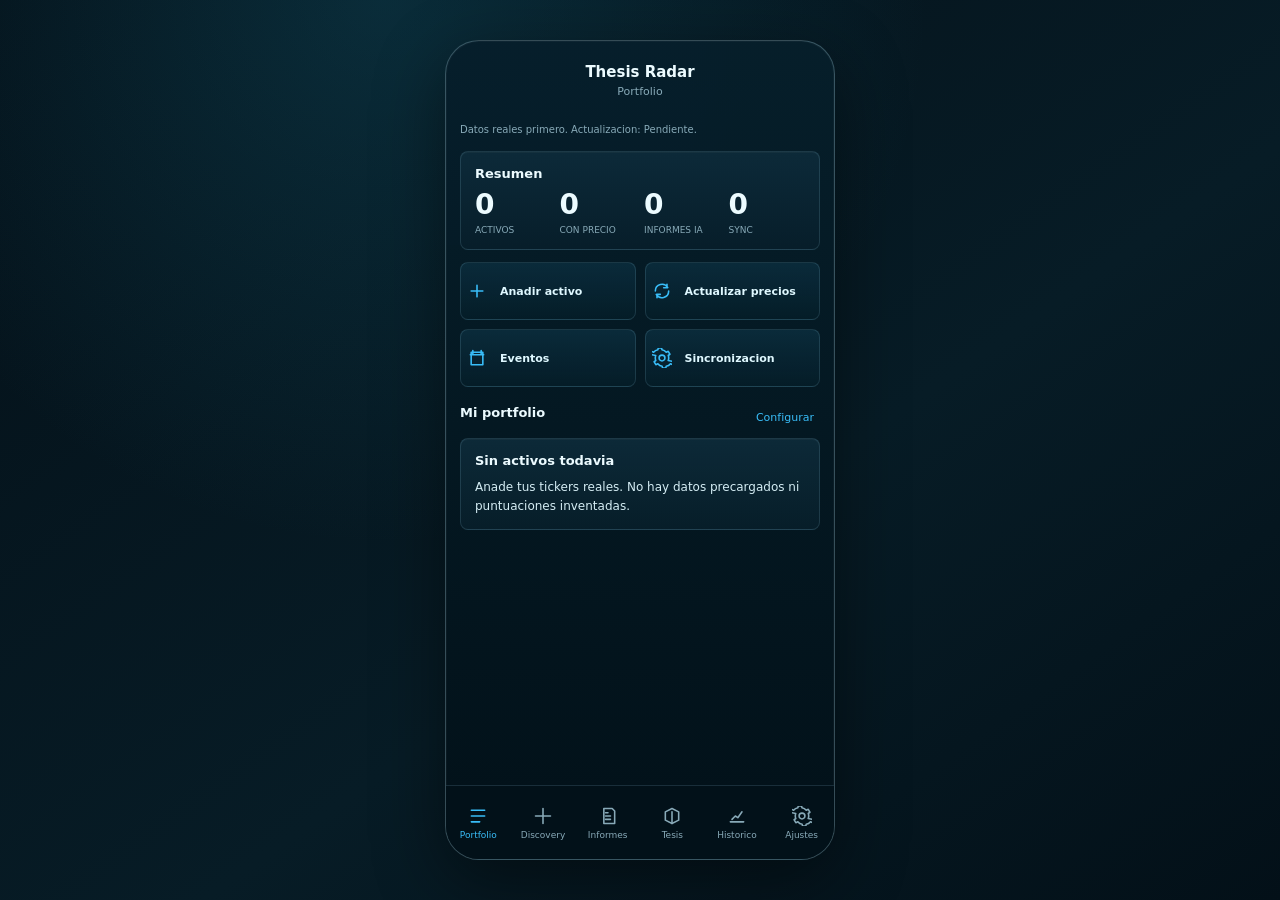
<file: index.html>
<!doctype html>
<html lang="es">
  <head>
    <meta charset="utf-8" />
    <meta name="viewport" content="width=device-width, initial-scale=1, viewport-fit=cover" />
    <meta name="theme-color" content="#03141c" />
    <meta name="description" content="Thesis Radar monitoriza portfolio, sincroniza datos y genera informes de inversion bajo demanda." />
    <title>Thesis Radar</title>
    <link rel="manifest" href="./manifest.webmanifest?v=16" />
    <link rel="stylesheet" href="./styles.css?v=16" />
  </head>
  <body>
    <main class="device" aria-label="Thesis Radar">
      <section class="phone">
        <header class="app-topbar">
          <button class="icon-button" id="backButton" type="button" aria-label="Volver" title="Volver">
            <svg viewBox="0 0 24 24" aria-hidden="true"><path d="M15 19 8 12l7-7" /></svg>
          </button>
          <div>
            <h1 id="screenTitle">Thesis Radar</h1>
            <p id="screenSubtitle">Datos reales</p>
          </div>
          <button class="icon-button" id="topAction" type="button" aria-label="Accion principal" title="Accion principal">
            <svg viewBox="0 0 24 24" aria-hidden="true"></svg>
          </button>
        </header>

        <section class="screen is-active" id="screen-watchlist" data-title="Thesis Radar" data-subtitle="Portfolio" data-action="none"></section>
        <section class="screen" id="screen-detail" data-title="Detalle" data-subtitle="Activo" data-action="none"></section>
        <section class="screen" id="screen-report" data-title="Informe" data-subtitle="OpenAI bajo demanda" data-action="share"></section>
        <section class="screen" id="screen-thesis" data-title="Tesis" data-subtitle="Drivers y riesgos" data-action="none"></section>
        <section class="screen" id="screen-history" data-title="Historico" data-subtitle="Series reales" data-action="none"></section>
        <section class="screen" id="screen-add" data-title="Anadir ticker" data-subtitle="Ticker real" data-action="none"></section>
        <section class="screen" id="screen-discovery" data-title="Discovery" data-subtitle="IA futura" data-action="none"></section>
        <section class="screen" id="screen-settings" data-title="Ajustes" data-subtitle="Sync e IA" data-action="none"></section>

        <nav class="bottom-nav" aria-label="Navegacion principal">
          <button class="is-active" data-route="watchlist" type="button"><svg viewBox="0 0 24 24" aria-hidden="true"><path d="M4 5h16M4 12h16M4 19h10" /></svg><span>Portfolio</span></button>
          <button data-route="discovery" type="button"><svg viewBox="0 0 24 24" aria-hidden="true"><path d="M12 3v18M3 12h18" /></svg><span>Discovery</span></button>
          <button data-route="report" type="button"><svg viewBox="0 0 24 24" aria-hidden="true"><path d="M7 3h10l3 3v15H7z" /><path d="M9 12h6M9 16h6M9 8h3" /></svg><span>Informes</span></button>
          <button data-route="thesis" type="button"><svg viewBox="0 0 24 24" aria-hidden="true"><path d="M12 3 4 7v10l8 4 8-4V7z" /><path d="M12 7v14" /></svg><span>Tesis</span></button>
          <button data-route="history" type="button"><svg viewBox="0 0 24 24" aria-hidden="true"><path d="M4 19h16M6 16l4-4 3 2 5-7" /></svg><span>Historico</span></button>
          <button data-route="settings" type="button"><svg viewBox="0 0 24 24" aria-hidden="true"><path d="M12 15.5a3.5 3.5 0 1 0 0-7 3.5 3.5 0 0 0 0 7Z" /><path d="M19.4 15a8 8 0 0 0 .1-6l2-1.5-2-3.5-2.4 1a8 8 0 0 0-5.2-3l-.4-2h-4l-.4 2a8 8 0 0 0-5.2 3l-2.4-1-2 3.5L4.5 9a8 8 0 0 0 .1 6l-2 1.5 2 3.5 2.4-1a8 8 0 0 0 5.2 3l.4 2h4l.4-2a8 8 0 0 0 5.2-3l2.4 1 2-3.5Z" /></svg><span>Ajustes</span></button>
        </nav>
      </section>
    </main>
    <script src="./app.js?v=16"></script>
  </body>
</html>
</file>
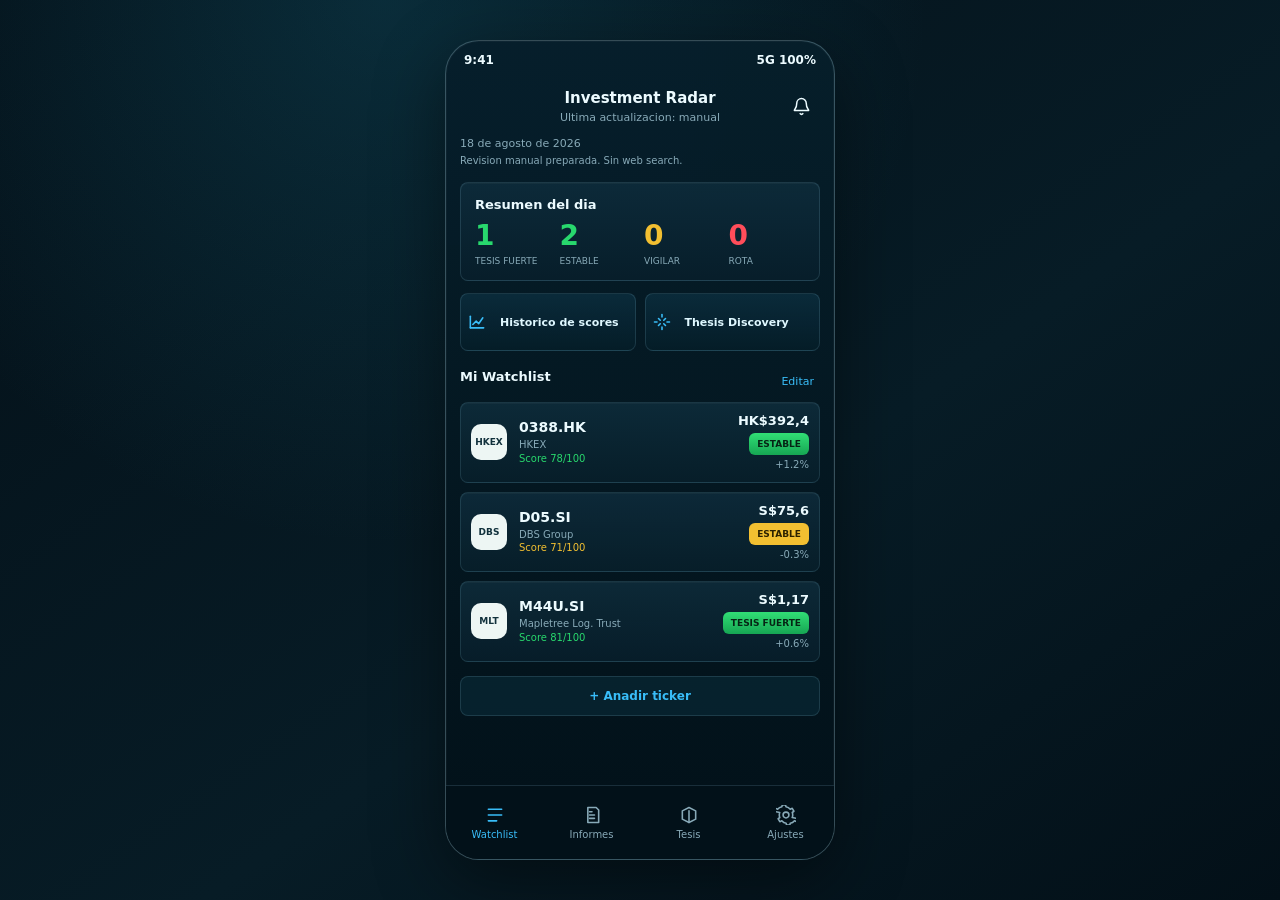
<file: apps/investment-theses-radar/index.html>
<!doctype html>
<html lang="es">
  <head>
    <meta charset="utf-8" />
    <meta name="viewport" content="width=device-width, initial-scale=1, viewport-fit=cover" />
    <meta name="theme-color" content="#03141c" />
    <meta name="description" content="Thesis Radar monitoriza portfolio, tesis de inversion y eventos clave sin busquedas web por defecto." />
    <title>Thesis Radar</title>
    <link rel="manifest" href="./manifest.webmanifest" />
    <link rel="stylesheet" href="./styles.css" />
  </head>
  <body>
    <main class="device" aria-label="Thesis Radar">
      <section class="phone">
        <div class="status-bar" aria-hidden="true">
          <span>9:41</span>
          <span class="status-icons">5G 100%</span>
        </div>

        <header class="app-topbar">
          <button class="icon-button" id="backButton" type="button" aria-label="Volver" title="Volver">
            <svg viewBox="0 0 24 24" aria-hidden="true"><path d="M15 19 8 12l7-7" /></svg>
          </button>
          <div>
            <h1 id="screenTitle">Investment Radar</h1>
            <p id="screenSubtitle">18 de agosto de 2026</p>
          </div>
          <button class="icon-button" id="topAction" type="button" aria-label="Accion principal" title="Accion principal">
            <svg viewBox="0 0 24 24" aria-hidden="true"><path d="M18 8a6 6 0 1 0-12 0c0 7-3 7-3 9h18c0-2-3-2-3-9" /><path d="M13.7 21a2 2 0 0 1-3.4 0" /></svg>
          </button>
        </header>

        <section class="screen is-active" id="screen-watchlist" data-title="Investment Radar" data-subtitle="Ultima actualizacion: manual" data-action="bell">
          <div class="muted small">18 de agosto de 2026</div>
          <p class="muted tiny">Revision manual preparada. Sin web search.</p>

          <article class="panel">
            <h2>Resumen del dia</h2>
            <div class="day-summary">
              <div><strong class="good">2</strong><span>tesis fuerte</span></div>
              <div><strong class="good">1</strong><span>estable</span></div>
              <div><strong class="warn">0</strong><span>vigilar</span></div>
              <div><strong class="bad">0</strong><span>rota</span></div>
            </div>
          </article>

          <div class="quick-actions" aria-label="Accesos rapidos">
            <button data-route="history" type="button">
              <svg viewBox="0 0 24 24" aria-hidden="true"><path d="M4 19V5" /><path d="M4 19h16" /><path d="m7 15 4-4 3 3 5-7" /></svg>
              <span>Historico de scores</span>
            </button>
            <button data-route="discovery" type="button">
              <svg viewBox="0 0 24 24" aria-hidden="true"><path d="M12 3v3" /><path d="M12 18v3" /><path d="M3 12h3" /><path d="M18 12h3" /><path d="m7.8 7.8 2.1 2.1" /><path d="m14.1 14.1 2.1 2.1" /><path d="m16.2 7.8-2.1 2.1" /><path d="m9.9 14.1-2.1 2.1" /></svg>
              <span>Thesis Discovery</span>
            </button>
          </div>

          <div class="section-row">
            <h2>Mi Watchlist</h2>
            <button class="link-button" data-route="add" type="button">Editar</button>
          </div>
          <div class="asset-list" id="watchlistRows"></div>
          <button class="wide-button ghost" data-route="add" type="button">+ Anadir ticker</button>
        </section>

        <section class="screen" id="screen-detail" data-title="0388.HK" data-subtitle="Hong Kong Exchanges & Clearing" data-action="star">
          <article class="asset-hero">
            <div class="logo-mark">HKEX</div>
            <div>
              <h2>0388.HK</h2>
              <p>Hong Kong Exchanges & Clearing</p>
            </div>
          </article>
          <div class="price-row">
            <div>
              <strong>HK$392.40</strong>
              <span class="good">+1.2% hoy</span>
            </div>
            <button class="signal-button good-bg" type="button">Tesis fuerte</button>
          </div>
          <nav class="tabs" aria-label="Detalle de activo">
            <button class="is-selected" type="button">Resumen</button>
            <button type="button">Analisis</button>
            <button type="button">Noticias</button>
            <button type="button">Finanzas</button>
          </nav>
          <div class="quick-actions compact-actions" aria-label="Accesos del activo">
            <button data-route="history" type="button">
              <svg viewBox="0 0 24 24" aria-hidden="true"><path d="M4 19V5" /><path d="M4 19h16" /><path d="m7 15 4-4 3 3 5-7" /></svg>
              <span>Historico</span>
            </button>
            <button data-route="thesis" type="button">
              <svg viewBox="0 0 24 24" aria-hidden="true"><path d="M12 3 4 7v10l8 4 8-4V7z" /><path d="M12 7v14" /></svg>
              <span>Ver tesis</span>
            </button>
          </div>
          <article class="panel">
            <h2>Grafico de precio</h2>
            <div class="range-tabs"><span>1D</span><span>1S</span><span class="is-on">1M</span><span>3M</span><span>1A</span><span>5A</span></div>
            <svg class="line-chart" viewBox="0 0 320 150" role="img" aria-label="Grafico de precio de 0388.HK">
              <path class="gridline" d="M0 35h320M0 75h320M0 115h320" />
              <polyline points="0,120 28,104 45,86 68,97 90,70 112,80 136,62 158,50 178,36 198,60 218,28 238,54 260,49 282,65 305,45 320,38" />
            </svg>
          </article>
          <article class="panel">
            <h2>Niveles clave</h2>
            <dl class="metric-list">
              <div><dt>Precio de compra</dt><dd>&lt; HK$400.00</dd></div>
              <div><dt>Compra fuerte</dt><dd>&lt; HK$360.00</dd></div>
              <div><dt>Maximo 52 semanas</dt><dd>HK$469.00</dd></div>
              <div><dt>Minimo 52 semanas</dt><dd>HK$275.00</dd></div>
            </dl>
          </article>
        </section>

        <section class="screen" id="screen-report" data-title="Informe Diario" data-subtitle="Analisis del dia" data-action="share">
          <article class="panel report-card">
            <div>
              <h2>0388.HK - HKEX</h2>
              <p>Score <strong>78</strong>/100</p>
              <span class="good">Ayer: 76/100 +2</span>
            </div>
            <button class="signal-button good-bg" type="button">Estable</button>
          </article>
          <article class="panel">
            <h2>Resumen ejecutivo</h2>
            <p>La tesis se mantiene solida. Los datos recientes refuerzan volumen, posicion competitiva y disciplina de capital. La valoracion sigue razonable.</p>
            <div class="score-bars">
              <div><span>Tesis</span><meter min="0" max="100" value="91"></meter><strong>91/100</strong></div>
              <div><span>Fundamentales</span><meter min="0" max="100" value="86"></meter><strong>86/100</strong></div>
              <div><span>Valoracion</span><meter min="0" max="100" value="68"></meter><strong>68/100</strong></div>
              <div><span>Noticias</span><meter min="0" max="100" value="82"></meter><strong>82/100</strong></div>
              <div><span>Tecnico</span><meter min="0" max="100" value="57"></meter><strong>57/100</strong></div>
            </div>
          </article>
          <article class="panel">
            <h2>Revision manual</h2>
            <p id="manualReviewText">Pulsa revisar para validar la tesis con los datos locales disponibles. No se haran busquedas web.</p>
            <button class="wide-button" id="manualReviewButton" type="button">Revisar tesis ahora</button>
          </article>
        </section>

        <section class="screen" id="screen-thesis" data-title="Tesis de Inversion" data-subtitle="Drivers y riesgos" data-action="none">
          <article class="asset-hero">
            <div class="logo-mark">HKEX</div>
            <div>
              <h2>0388.HK</h2>
              <p>Hong Kong Exchanges & Clearing</p>
            </div>
          </article>
          <article class="panel">
            <h2>Resumen de la tesis</h2>
            <p>China continua aumentando su peso economico y financiero global. Hong Kong mantiene su papel como mercado de capital entre China y los mercados internacionales.</p>
          </article>
          <article class="panel checklist">
            <h2>Drivers positivos</h2>
            <p><span class="ok-dot"></span>Actividad de IPOs en China y Hong Kong</p>
            <p><span class="ok-dot"></span>Volumenes de Stock Connect en aumento</p>
            <p><span class="ok-dot"></span>Inversion hacia China Southbound</p>
            <p><span class="ok-dot"></span>Crecimiento de derivados y productos</p>
          </article>
          <article class="panel checklist">
            <h2>Thesis breakers</h2>
            <p><span class="bad-dot"></span>Hong Kong pierde relevancia frente a Shanghai/Shenzhen</p>
            <p><span class="bad-dot"></span>Restricciones relevantes al capital extranjero</p>
            <p><span class="bad-dot"></span>Caida estructural en volumenes de negociacion</p>
          </article>
          <article class="panel checklist">
            <h2>Eventos que alimentan la tesis</h2>
            <p><span class="warn-dot"></span>Resultados semestrales: margen y volumen</p>
            <p><span class="warn-dot"></span>Dividendo: senal de retorno al accionista</p>
          </article>
        </section>

        <section class="screen" id="screen-history" data-title="Historico" data-subtitle="0388.HK - HKEX" data-action="none">
          <div class="range-tabs large"><span class="is-on">1M</span><span>3M</span><span>6M</span><span>1A</span><span>Todo</span></div>
          <article class="panel">
            <h2>Score total</h2>
            <svg class="line-chart tall" viewBox="0 0 320 180" role="img" aria-label="Historico de score total">
              <path class="gridline" d="M0 35h320M0 75h320M0 115h320M0 155h320" />
              <polyline points="0,130 28,122 48,105 74,112 100,92 126,80 150,100 170,120 192,98 216,83 238,70 258,77 284,60 306,68 320,55" />
            </svg>
          </article>
          <article class="panel">
            <h2>Desglose de scores</h2>
            <svg class="line-chart tall multi" viewBox="0 0 320 180" role="img" aria-label="Historico desglosado de scores">
              <path class="gridline" d="M0 35h320M0 75h320M0 115h320M0 155h320" />
              <polyline class="green" points="0,80 40,74 80,70 120,65 160,68 200,55 240,50 280,45 320,48" />
              <polyline class="cyan" points="0,100 40,102 80,96 120,88 160,94 200,86 240,82 280,80 320,76" />
              <polyline class="yellow" points="0,130 40,122 80,125 120,116 160,110 200,115 240,105 280,100 320,94" />
              <polyline class="purple" points="0,120 40,116 80,112 120,108 160,114 200,106 240,102 280,98 320,96" />
            </svg>
          </article>
        </section>

        <section class="screen" id="screen-add" data-title="Anadir ticker" data-subtitle="Buscar y anadir" data-action="none">
          <label class="search-box">
            <svg viewBox="0 0 24 24" aria-hidden="true"><path d="m21 21-4.3-4.3M10.8 18a7.2 7.2 0 1 1 0-14.4 7.2 7.2 0 0 1 0 14.4Z" /></svg>
            <input id="tickerSearch" type="search" placeholder="Buscar empresa o ticker" />
          </label>
          <h2 class="block-heading">Busquedas recientes</h2>
          <div class="chips"><button>0700.HK</button><button>9988.HK</button><button>AAPL</button><button>MSFT</button></div>
          <h2 class="block-heading">Resultados</h2>
          <div class="asset-list compact" id="searchResults"></div>
        </section>

        <section class="screen" id="screen-discovery" data-title="Thesis Discovery" data-subtitle="De tesis a activos" data-action="none">
          <article class="step-card">
            <span>1</span>
            <label>Describe tu tesis de inversion</label>
            <textarea id="thesisInput">China y Vietnam seguiran creciendo en produccion y exportaciones, pero los margenes industriales seran bajos. Quiero invertir en empresas que capturan valor: finanzas, logistica, infraestructura y servicios relacionados con el capital.</textarea>
            <small>196/500</small>
          </article>
          <article class="step-card">
            <span>2</span>
            <label>Enfoque preferido</label>
            <select><option>Asia: China, Hong Kong, Singapur, Vietnam</option></select>
          </article>
          <article class="step-card">
            <span>3</span>
            <label>Generar sugerencias</label>
            <button class="wide-button" id="discoveryButton" type="button">Generar</button>
          </article>
          <article class="panel">
            <h2>Resultados sugeridos</h2>
            <div id="discoveryResults"></div>
          </article>
        </section>

        <section class="screen" id="screen-settings" data-title="Ajustes" data-subtitle="Siempre al dia" data-action="none">
          <article class="panel">
            <h2>Cuenta</h2>
            <dl class="metric-list">
              <div><dt>Sincronizacion en la nube</dt><dd class="good">Desactivada</dd></div>
              <div><dt>Ultima sincronizacion</dt><dd>Local</dd></div>
            </dl>
          </article>
          <article class="panel">
            <h2>Datos</h2>
            <dl class="metric-list">
              <div><dt>Fuente financiera MVP</dt><dd>Local / Yahoo-ready</dd></div>
              <div><dt>Revision automatica</dt><dd>Desactivada</dd></div>
              <div><dt>Web search</dt><dd class="warn">Siempre manual</dd></div>
            </dl>
          </article>
          <article class="panel">
            <h2>IA</h2>
            <dl class="metric-list">
              <div><dt>Modelo previsto</dt><dd>gpt-5.4-mini</dd></div>
              <div><dt>Modo por defecto</dt><dd>Sin busquedas</dd></div>
              <div><dt>Revision</dt><dd>Bajo demanda</dd></div>
            </dl>
          </article>
        </section>

        <nav class="bottom-nav" aria-label="Navegacion principal">
          <button class="is-active" data-route="watchlist" type="button"><svg viewBox="0 0 24 24" aria-hidden="true"><path d="M4 5h16M4 12h16M4 19h10" /></svg><span>Watchlist</span></button>
          <button data-route="report" type="button"><svg viewBox="0 0 24 24" aria-hidden="true"><path d="M7 3h10l3 3v15H7z" /><path d="M9 12h6M9 16h6M9 8h3" /></svg><span>Informes</span></button>
          <button data-route="thesis" type="button"><svg viewBox="0 0 24 24" aria-hidden="true"><path d="M12 3 4 7v10l8 4 8-4V7z" /><path d="M12 7v14" /></svg><span>Tesis</span></button>
          <button data-route="settings" type="button"><svg viewBox="0 0 24 24" aria-hidden="true"><path d="M12 15.5a3.5 3.5 0 1 0 0-7 3.5 3.5 0 0 0 0 7Z" /><path d="M19.4 15a8 8 0 0 0 .1-6l2-1.5-2-3.5-2.4 1a8 8 0 0 0-5.2-3l-.4-2h-4l-.4 2a8 8 0 0 0-5.2 3l-2.4-1-2 3.5L4.5 9a8 8 0 0 0 .1 6l-2 1.5 2 3.5 2.4-1a8 8 0 0 0 5.2 3l.4 2h4l.4-2a8 8 0 0 0 5.2-3l2.4 1 2-3.5Z" /></svg><span>Ajustes</span></button>
        </nav>
      </section>
    </main>
    <script src="./app.js"></script>
  </body>
</html>
</file>
<file: styles.css>
:root {
  color-scheme: dark;
  --bg: #03141c;
  --bg-2: #061e2a;
  --panel: #0a2431;
  --panel-2: #0d2d3b;
  --line: rgba(126, 183, 203, 0.18);
  --text: #ecfbff;
  --muted: #88aab8;
  --blue: #39bdf8;
  --green: #28d86d;
  --yellow: #f2bf31;
  --red: #ff4d5a;
  --purple: #9b6cff;
  --shadow: 0 22px 70px rgba(0, 0, 0, 0.45);
  font-family: Inter, ui-sans-serif, system-ui, -apple-system, BlinkMacSystemFont, "Segoe UI", sans-serif;
}

* { box-sizing: border-box; }
html, body { min-height: 100%; }
body {
  margin: 0;
  background:
    radial-gradient(circle at 30% 0%, rgba(23, 110, 135, 0.28), transparent 34rem),
    linear-gradient(145deg, #041018 0%, #071c26 58%, #031018 100%);
  color: var(--text);
}

button, input, select, textarea { font: inherit; }
button { cursor: pointer; }
button:focus-visible,
input:focus-visible,
select:focus-visible,
textarea:focus-visible {
  outline: 2px solid rgba(57, 189, 248, 0.72);
  outline-offset: 2px;
}

.device {
  min-height: 100dvh;
  display: grid;
  place-items: center;
  padding: 22px;
}

.phone {
  position: relative;
  width: min(100%, 390px);
  height: min(820px, calc(100dvh - 22px));
  min-height: 700px;
  overflow: hidden;
  border: 1px solid rgba(188, 231, 244, 0.28);
  border-radius: 34px;
  background: linear-gradient(180deg, rgba(6, 31, 43, 0.98), rgba(2, 17, 25, 0.99));
  box-shadow: var(--shadow), inset 0 0 0 1px rgba(255, 255, 255, 0.03);
}

.app-topbar {
  height: 78px;
  display: grid;
  grid-template-columns: 36px 1fr 36px;
  align-items: center;
  gap: 8px;
  padding: 0 14px;
}

.app-topbar h1 {
  margin: 0;
  text-align: center;
  font-size: 15px;
  font-weight: 700;
  letter-spacing: 0;
}

.app-topbar p {
  margin: 4px 0 0;
  text-align: center;
  color: var(--muted);
  font-size: 11px;
}

.icon-button {
  width: 34px;
  height: 34px;
  display: grid;
  place-items: center;
  border: 0;
  border-radius: 12px;
  color: var(--text);
  background: transparent;
}

.icon-button svg, .bottom-nav svg, .search-box svg {
  width: 19px;
  height: 19px;
  fill: none;
  stroke: currentColor;
  stroke-width: 1.9;
  stroke-linecap: round;
  stroke-linejoin: round;
}

.screen {
  position: absolute;
  inset: 78px 0 74px;
  overflow: auto;
  display: none;
  padding: 0 14px 18px;
  scrollbar-width: none;
}
.screen::-webkit-scrollbar { display: none; }
.screen.is-active { display: block; }

.muted { color: var(--muted); }
.small { font-size: 11px; }
.tiny { margin: 5px 0 16px; font-size: 10px; }

code {
  color: var(--blue);
  font-size: 11px;
}

.panel, .asset-row, .step-card {
  border: 1px solid var(--line);
  border-radius: 8px;
  background: linear-gradient(180deg, rgba(14, 44, 59, 0.88), rgba(8, 31, 43, 0.86));
  box-shadow: inset 0 1px 0 rgba(255, 255, 255, 0.03);
}

.panel {
  padding: 14px;
  margin-bottom: 12px;
}

h2, .block-heading {
  margin: 0 0 10px;
  font-size: 13px;
  font-weight: 700;
}

.panel p {
  margin: 0;
  color: #d5edf4;
  font-size: 12px;
  line-height: 1.55;
}

.day-summary {
  display: grid;
  grid-template-columns: repeat(4, 1fr);
  gap: 8px;
}

.day-summary strong {
  display: block;
  font-size: 28px;
  line-height: 1;
}

.real-summary strong {
  color: var(--text);
}

.day-summary span {
  display: block;
  margin-top: 6px;
  color: var(--muted);
  font-size: 9px;
  text-transform: uppercase;
}

.section-row {
  display: flex;
  align-items: center;
  justify-content: space-between;
  margin: 18px 0 8px;
}

.link-button {
  border: 0;
  background: transparent;
  color: var(--blue);
  font-size: 11px;
}

.asset-list {
  display: grid;
  gap: 9px;
}

.quick-actions {
  display: grid;
  grid-template-columns: repeat(2, minmax(0, 1fr));
  gap: 9px;
  margin: 0 0 14px;
}

.quick-actions button {
  min-height: 58px;
  display: grid;
  grid-template-columns: 24px 1fr;
  align-items: center;
  gap: 9px;
  border: 1px solid var(--line);
  border-radius: 8px;
  color: #dff8ff;
  background: linear-gradient(180deg, rgba(11, 45, 61, 0.9), rgba(5, 29, 40, 0.88));
  text-align: left;
  font-size: 11px;
  font-weight: 750;
}

.quick-actions svg {
  width: 20px;
  height: 20px;
  color: var(--blue);
  fill: none;
  stroke: currentColor;
  stroke-width: 1.9;
  stroke-linecap: round;
  stroke-linejoin: round;
}

.compact-actions {
  margin-top: -2px;
  margin-bottom: 12px;
}

.compact-actions button {
  min-height: 44px;
}

.asset-row {
  width: 100%;
  min-height: 70px;
  padding: 10px;
  display: grid;
  grid-template-columns: 38px 1fr auto;
  align-items: center;
  gap: 10px;
  border-color: rgba(126, 183, 203, 0.16);
  color: inherit;
  text-align: left;
}

.asset-row-action {
  position: relative;
  display: block;
  padding: 0;
}

.asset-main {
  width: 100%;
  min-height: 70px;
  padding: 10px 34px 10px 10px;
  display: grid;
  grid-template-columns: 38px 1fr auto;
  align-items: center;
  gap: 10px;
  border: 0;
  color: inherit;
  background: transparent;
  text-align: left;
}

.remove-mini {
  position: absolute;
  right: 6px;
  top: 6px;
  width: 22px;
  height: 22px;
  display: grid;
  place-items: center;
  border: 1px solid rgba(255, 77, 90, 0.24);
  border-radius: 7px;
  color: var(--red);
  background: rgba(255, 77, 90, 0.08);
  font-size: 12px;
  font-weight: 900;
}

.asset-row h3, .asset-hero h2 {
  margin: 0;
  font-size: 14px;
}

.asset-row p, .asset-hero p {
  margin: 3px 0 0;
  color: var(--muted);
  font-size: 10px;
  line-height: 1.35;
}

.logo-mark {
  width: 36px;
  height: 36px;
  display: grid;
  place-items: center;
  border-radius: 10px;
  background: #edf6f4;
  color: #11313c;
  font-size: 9px;
  font-weight: 900;
}

.asset-price {
  text-align: right;
}

.asset-price strong {
  display: block;
  font-size: 13px;
}

.asset-price span, .signal-button {
  display: inline-flex;
  align-items: center;
  justify-content: center;
  min-height: 22px;
  margin-top: 5px;
  padding: 0 8px;
  border-radius: 6px;
  font-size: 9px;
  font-weight: 800;
  text-transform: uppercase;
}

.good { color: var(--green); }
.warn { color: var(--yellow); }
.bad { color: var(--red); }
.good-bg { border: 0; color: #062415; background: linear-gradient(180deg, #31de75, #16a653); }
.warn-bg { border: 0; color: #2c2100; background: var(--yellow); }
.bad-bg { border: 0; color: #31080c; background: var(--red); }
.ghost-signal { color: var(--blue); background: rgba(57, 189, 248, 0.12); border: 1px solid rgba(57, 189, 248, 0.22); }

.wide-button {
  width: 100%;
  min-height: 40px;
  border: 0;
  border-radius: 8px;
  color: #032313;
  background: linear-gradient(180deg, #33df75, #18a854);
  font-size: 12px;
  font-weight: 800;
  text-transform: uppercase;
}

.wide-button.ghost {
  margin-top: 14px;
  color: var(--blue);
  background: rgba(9, 40, 54, 0.7);
  border: 1px solid var(--line);
  text-transform: none;
}

.asset-hero {
  display: flex;
  align-items: center;
  gap: 12px;
  margin: 6px 0 18px;
}

.price-row {
  display: flex;
  justify-content: space-between;
  align-items: center;
  margin-bottom: 16px;
}

.price-row strong {
  display: block;
  font-size: 32px;
  line-height: 1;
  font-weight: 500;
}

.price-row span {
  display: block;
  margin-top: 8px;
  font-size: 12px;
}

.tabs, .range-tabs, .chips {
  display: flex;
  gap: 6px;
  align-items: center;
}

.tabs {
  margin-bottom: 12px;
  border-bottom: 1px solid var(--line);
}

.tabs button {
  flex: 1;
  min-height: 30px;
  border: 0;
  border-bottom: 2px solid transparent;
  color: var(--muted);
  background: transparent;
  font-size: 11px;
}
.tabs button.is-selected { color: var(--blue); border-color: var(--blue); }

.range-tabs {
  margin-bottom: 8px;
}
.range-tabs span, .chips button {
  padding: 6px 9px;
  border-radius: 7px;
  color: #d9f7ff;
  background: rgba(28, 65, 82, 0.72);
  font-size: 10px;
}
.range-tabs .is-on { background: rgba(93, 135, 155, 0.45); color: #fff; }
.range-tabs.large { margin-bottom: 12px; justify-content: space-between; }

.metric-list {
  display: grid;
  gap: 12px;
  margin: 0;
}
.metric-list div {
  display: flex;
  justify-content: space-between;
  gap: 16px;
}
.metric-list dt { color: #d6edf4; font-size: 12px; }
.metric-list dd { margin: 0; color: #edfaff; font-size: 12px; text-align: right; }

.event-list,
.insight-list {
  display: grid;
  gap: 8px;
}

.event-list p {
  display: grid;
  grid-template-columns: 54px 76px 1fr;
  gap: 8px;
  align-items: center;
}

.event-list strong {
  color: var(--blue);
  font-size: 11px;
}

.event-list span {
  color: var(--text);
  font-size: 11px;
  font-weight: 750;
}

.insight-list p {
  display: flex;
  gap: 8px;
  align-items: flex-start;
}

.calendar-list {
  display: grid;
  gap: 9px;
}

.calendar-row {
  min-height: 64px;
  display: grid;
  grid-template-columns: 54px 1fr 34px;
  gap: 10px;
  align-items: center;
  padding: 10px;
  border: 1px solid var(--line);
  border-radius: 8px;
  color: inherit;
  background: linear-gradient(180deg, rgba(14, 44, 59, 0.88), rgba(8, 31, 43, 0.86));
  text-align: left;
}

.calendar-row h3 {
  margin: 0 0 3px;
  font-size: 13px;
}

.calendar-row p {
  margin: 0;
  color: var(--muted);
  font-size: 10px;
}

.calendar-date {
  display: grid;
  place-items: center;
  min-height: 38px;
  border-radius: 8px;
  color: var(--blue);
  background: rgba(57, 189, 248, 0.1);
  font-size: 11px;
  font-weight: 800;
}

.report-card {
  display: flex;
  justify-content: space-between;
  align-items: start;
}
.report-card strong { font-size: 28px; font-weight: 500; }

.score-bars { display: grid; gap: 10px; margin-top: 16px; }
.score-bars div {
  display: grid;
  grid-template-columns: 92px 1fr 46px;
  gap: 10px;
  align-items: center;
  font-size: 11px;
}
meter {
  width: 100%;
  height: 6px;
  border: 0;
  border-radius: 999px;
  background: rgba(255, 255, 255, 0.08);
}
meter::-webkit-meter-bar { border: 0; border-radius: 999px; background: rgba(255, 255, 255, 0.08); }
meter::-webkit-meter-optimum-value { border-radius: 999px; background: var(--green); }

.checklist { display: grid; gap: 8px; }
.checklist p { display: flex; gap: 8px; align-items: flex-start; }
.ok-dot, .bad-dot, .warn-dot {
  width: 14px;
  height: 14px;
  flex: 0 0 14px;
  margin-top: 2px;
  border-radius: 50%;
  display: inline-grid;
  place-items: center;
}
.ok-dot { background: rgba(40, 216, 109, 0.2); }
.ok-dot::before { content: ""; width: 7px; height: 4px; border-left: 2px solid var(--green); border-bottom: 2px solid var(--green); transform: rotate(-45deg); }
.bad-dot::before { content: "x"; color: var(--red); font-weight: 900; font-size: 12px; line-height: 1; }
.warn-dot::before { content: "!"; color: var(--yellow); font-weight: 900; font-size: 12px; line-height: 1; }

.search-box {
  height: 42px;
  display: grid;
  grid-template-columns: 22px 1fr;
  align-items: center;
  gap: 8px;
  padding: 0 12px;
  border: 1px solid var(--line);
  border-radius: 8px;
  background: rgba(8, 31, 43, 0.86);
  color: var(--muted);
}
.search-box input {
  width: 100%;
  border: 0;
  outline: 0;
  color: var(--text);
  background: transparent;
  font-size: 12px;
}
.block-heading { margin-top: 18px; }
.chips { flex-wrap: wrap; margin-bottom: 4px; }
.chips button {
  border: 1px solid var(--line);
}
.compact .asset-row { min-height: 62px; grid-template-columns: 1fr 36px; }
.add-mini {
  width: 32px;
  height: 32px;
  border: 0;
  border-radius: 8px;
  color: var(--text);
  background: rgba(255, 255, 255, 0.08);
  font-size: 20px;
}

.toast {
  position: absolute;
  left: 16px;
  right: 16px;
  bottom: 86px;
  z-index: 5;
  min-height: 38px;
  display: grid;
  place-items: center;
  border: 1px solid rgba(40, 216, 109, 0.4);
  border-radius: 8px;
  color: #062415;
  background: linear-gradient(180deg, #35e176, #18aa55);
  font-size: 12px;
  font-weight: 800;
  opacity: 0;
  transform: translateY(12px);
  pointer-events: none;
  transition: opacity 180ms ease, transform 180ms ease;
}

.toast.is-visible {
  opacity: 1;
  transform: translateY(0);
}

.modal-backdrop {
  position: fixed;
  inset: 0;
  z-index: 10;
  display: grid;
  place-items: center;
  padding: 18px;
  background: rgba(0, 10, 15, 0.72);
  backdrop-filter: blur(12px);
}

.modal-card {
  width: min(390px, 100%);
  max-height: min(780px, calc(100dvh - 36px));
  overflow: auto;
  padding: 14px;
  border: 1px solid var(--line);
  border-radius: 12px;
  background: linear-gradient(180deg, #092838, #041922);
  box-shadow: var(--shadow);
}

.modal-header {
  display: flex;
  justify-content: space-between;
  align-items: center;
  margin-bottom: 10px;
}

.modal-header h2 {
  margin: 0;
  font-size: 14px;
}

.form-field {
  display: grid;
  gap: 6px;
  margin-bottom: 10px;
  color: #dff8ff;
  font-size: 11px;
  font-weight: 750;
}

.form-field input,
.form-field textarea,
.backup-box {
  width: 100%;
  border: 1px solid var(--line);
  border-radius: 8px;
  padding: 10px;
  color: var(--text);
  background: rgba(3, 20, 28, 0.72);
  font-size: 12px;
}

.form-field input[type="password"] {
  letter-spacing: 0.08em;
}

.form-field textarea {
  min-height: 82px;
  resize: vertical;
}

.form-field small {
  color: var(--muted);
  font-weight: 500;
}

.backup-box {
  min-height: 120px;
  margin: 10px 0;
  resize: vertical;
}

.raw-output {
  white-space: pre-wrap;
  word-break: break-word;
  color: #d5edf4;
  font-size: 11px;
  line-height: 1.5;
}

.source-list {
  display: grid;
  gap: 10px;
}

.source-list p {
  display: grid;
  gap: 4px;
  padding-bottom: 10px;
  border-bottom: 1px solid var(--line);
}

.source-list p:last-child {
  padding-bottom: 0;
  border-bottom: 0;
}

.source-list strong {
  color: var(--text);
  font-size: 12px;
}

.source-list span {
  color: var(--blue);
  font-size: 10px;
  word-break: break-word;
}

.price-chart {
  width: 100%;
  height: 128px;
  margin-top: 8px;
}

.price-chart polyline {
  fill: none;
  stroke: var(--green);
  stroke-width: 3;
  stroke-linecap: round;
  stroke-linejoin: round;
}

.button-grid {
  display: grid;
  grid-template-columns: repeat(2, minmax(0, 1fr));
  gap: 8px;
}

.danger-action {
  color: var(--red) !important;
  border-color: rgba(255, 77, 90, 0.28) !important;
}

.step-card {
  position: relative;
  padding: 14px 14px 14px 44px;
  margin-bottom: 12px;
}
.step-card > span {
  position: absolute;
  left: 14px;
  top: 15px;
  width: 21px;
  height: 21px;
  display: grid;
  place-items: center;
  border-radius: 50%;
  background: #1b8fbe;
  font-size: 11px;
  font-weight: 800;
}
.step-card label {
  display: block;
  margin-bottom: 8px;
  font-size: 12px;
  font-weight: 700;
}
.step-card textarea, .step-card select {
  width: 100%;
  border: 1px solid var(--line);
  border-radius: 8px;
  padding: 10px;
  color: var(--text);
  background: rgba(3, 20, 28, 0.65);
  font-size: 11px;
  line-height: 1.45;
}
.step-card textarea { min-height: 116px; resize: vertical; }
.step-card small {
  display: block;
  margin-top: 6px;
  text-align: right;
  color: var(--muted);
}

.bottom-nav {
  position: absolute;
  inset: auto 0 0;
  height: 74px;
  display: grid;
  grid-template-columns: repeat(6, minmax(0, 1fr));
  border-top: 1px solid var(--line);
  background: rgba(3, 18, 26, 0.94);
  backdrop-filter: blur(18px);
}
.bottom-nav button {
  display: grid;
  place-items: center;
  align-content: center;
  gap: 4px;
  border: 0;
  color: var(--muted);
  background: transparent;
  font-size: 9px;
}
.bottom-nav button.is-active { color: var(--blue); }
.bottom-nav svg { width: 20px; height: 20px; }

@media (max-width: 430px) {
  .device { padding: 0; }
  .phone {
    width: 100%;
    height: 100dvh;
    min-height: 100dvh;
    border: 0;
    border-radius: 0;
  }
}
</file>
<file: apps/investment-theses-radar/styles.css>
:root {
  color-scheme: dark;
  --bg: #03141c;
  --bg-2: #061e2a;
  --panel: #0a2431;
  --panel-2: #0d2d3b;
  --line: rgba(126, 183, 203, 0.18);
  --text: #ecfbff;
  --muted: #88aab8;
  --blue: #39bdf8;
  --green: #28d86d;
  --yellow: #f2bf31;
  --red: #ff4d5a;
  --purple: #9b6cff;
  --shadow: 0 22px 70px rgba(0, 0, 0, 0.45);
  font-family: Inter, ui-sans-serif, system-ui, -apple-system, BlinkMacSystemFont, "Segoe UI", sans-serif;
}

* { box-sizing: border-box; }
html, body { min-height: 100%; }
body {
  margin: 0;
  background:
    radial-gradient(circle at 30% 0%, rgba(23, 110, 135, 0.28), transparent 34rem),
    linear-gradient(145deg, #041018 0%, #071c26 58%, #031018 100%);
  color: var(--text);
}

button, input, select, textarea { font: inherit; }
button { cursor: pointer; }
button:focus-visible,
input:focus-visible,
select:focus-visible,
textarea:focus-visible {
  outline: 2px solid rgba(57, 189, 248, 0.72);
  outline-offset: 2px;
}

.device {
  min-height: 100dvh;
  display: grid;
  place-items: center;
  padding: 22px;
}

.phone {
  position: relative;
  width: min(100%, 390px);
  height: min(820px, calc(100dvh - 22px));
  min-height: 700px;
  overflow: hidden;
  border: 1px solid rgba(188, 231, 244, 0.28);
  border-radius: 34px;
  background: linear-gradient(180deg, rgba(6, 31, 43, 0.98), rgba(2, 17, 25, 0.99));
  box-shadow: var(--shadow), inset 0 0 0 1px rgba(255, 255, 255, 0.03);
}

.status-bar {
  height: 34px;
  padding: 12px 18px 0;
  display: flex;
  justify-content: space-between;
  color: var(--text);
  font-size: 12px;
  font-weight: 700;
}

.app-topbar {
  height: 62px;
  display: grid;
  grid-template-columns: 36px 1fr 36px;
  align-items: center;
  gap: 8px;
  padding: 0 14px;
}

.app-topbar h1 {
  margin: 0;
  text-align: center;
  font-size: 15px;
  font-weight: 700;
  letter-spacing: 0;
}

.app-topbar p {
  margin: 4px 0 0;
  text-align: center;
  color: var(--muted);
  font-size: 11px;
}

.icon-button {
  width: 34px;
  height: 34px;
  display: grid;
  place-items: center;
  border: 0;
  border-radius: 12px;
  color: var(--text);
  background: transparent;
}

.icon-button svg, .bottom-nav svg, .search-box svg {
  width: 19px;
  height: 19px;
  fill: none;
  stroke: currentColor;
  stroke-width: 1.9;
  stroke-linecap: round;
  stroke-linejoin: round;
}

.screen {
  position: absolute;
  inset: 96px 0 74px;
  overflow: auto;
  display: none;
  padding: 0 14px 18px;
  scrollbar-width: none;
}
.screen::-webkit-scrollbar { display: none; }
.screen.is-active { display: block; }

.muted { color: var(--muted); }
.small { font-size: 11px; }
.tiny { margin: 5px 0 16px; font-size: 10px; }

.panel, .asset-row, .step-card {
  border: 1px solid var(--line);
  border-radius: 8px;
  background: linear-gradient(180deg, rgba(14, 44, 59, 0.88), rgba(8, 31, 43, 0.86));
  box-shadow: inset 0 1px 0 rgba(255, 255, 255, 0.03);
}

.panel {
  padding: 14px;
  margin-bottom: 12px;
}

h2, .block-heading {
  margin: 0 0 10px;
  font-size: 13px;
  font-weight: 700;
}

.panel p {
  margin: 0;
  color: #d5edf4;
  font-size: 12px;
  line-height: 1.55;
}

.day-summary {
  display: grid;
  grid-template-columns: repeat(4, 1fr);
  gap: 8px;
}

.day-summary strong {
  display: block;
  font-size: 28px;
  line-height: 1;
}

.day-summary span {
  display: block;
  margin-top: 6px;
  color: var(--muted);
  font-size: 9px;
  text-transform: uppercase;
}

.section-row {
  display: flex;
  align-items: center;
  justify-content: space-between;
  margin: 18px 0 8px;
}

.link-button {
  border: 0;
  background: transparent;
  color: var(--blue);
  font-size: 11px;
}

.asset-list {
  display: grid;
  gap: 9px;
}

.quick-actions {
  display: grid;
  grid-template-columns: repeat(2, minmax(0, 1fr));
  gap: 9px;
  margin: 0 0 14px;
}

.quick-actions button {
  min-height: 58px;
  display: grid;
  grid-template-columns: 24px 1fr;
  align-items: center;
  gap: 9px;
  border: 1px solid var(--line);
  border-radius: 8px;
  color: #dff8ff;
  background: linear-gradient(180deg, rgba(11, 45, 61, 0.9), rgba(5, 29, 40, 0.88));
  text-align: left;
  font-size: 11px;
  font-weight: 750;
}

.quick-actions svg {
  width: 20px;
  height: 20px;
  color: var(--blue);
  fill: none;
  stroke: currentColor;
  stroke-width: 1.9;
  stroke-linecap: round;
  stroke-linejoin: round;
}

.compact-actions {
  margin-top: -2px;
  margin-bottom: 12px;
}

.compact-actions button {
  min-height: 44px;
}

.asset-row {
  width: 100%;
  min-height: 70px;
  padding: 10px;
  display: grid;
  grid-template-columns: 38px 1fr auto;
  align-items: center;
  gap: 10px;
  border-color: rgba(126, 183, 203, 0.16);
  color: inherit;
  text-align: left;
}

.asset-row h3, .asset-hero h2 {
  margin: 0;
  font-size: 14px;
}

.asset-row p, .asset-hero p {
  margin: 3px 0 0;
  color: var(--muted);
  font-size: 10px;
  line-height: 1.35;
}

.logo-mark {
  width: 36px;
  height: 36px;
  display: grid;
  place-items: center;
  border-radius: 10px;
  background: #edf6f4;
  color: #11313c;
  font-size: 9px;
  font-weight: 900;
}

.asset-price {
  text-align: right;
}

.asset-price strong {
  display: block;
  font-size: 13px;
}

.asset-price span, .signal-button {
  display: inline-flex;
  align-items: center;
  justify-content: center;
  min-height: 22px;
  margin-top: 5px;
  padding: 0 8px;
  border-radius: 6px;
  font-size: 9px;
  font-weight: 800;
  text-transform: uppercase;
}

.good { color: var(--green); }
.warn { color: var(--yellow); }
.bad { color: var(--red); }
.good-bg { border: 0; color: #062415; background: linear-gradient(180deg, #31de75, #16a653); }
.warn-bg { border: 0; color: #2c2100; background: var(--yellow); }
.bad-bg { border: 0; color: #31080c; background: var(--red); }

.wide-button {
  width: 100%;
  min-height: 40px;
  border: 0;
  border-radius: 8px;
  color: #032313;
  background: linear-gradient(180deg, #33df75, #18a854);
  font-size: 12px;
  font-weight: 800;
  text-transform: uppercase;
}

.wide-button.ghost {
  margin-top: 14px;
  color: var(--blue);
  background: rgba(9, 40, 54, 0.7);
  border: 1px solid var(--line);
  text-transform: none;
}

.asset-hero {
  display: flex;
  align-items: center;
  gap: 12px;
  margin: 6px 0 18px;
}

.price-row {
  display: flex;
  justify-content: space-between;
  align-items: center;
  margin-bottom: 16px;
}

.price-row strong {
  display: block;
  font-size: 32px;
  line-height: 1;
  font-weight: 500;
}

.price-row span {
  display: block;
  margin-top: 8px;
  font-size: 12px;
}

.tabs, .range-tabs, .chips {
  display: flex;
  gap: 6px;
  align-items: center;
}

.tabs {
  margin-bottom: 12px;
  border-bottom: 1px solid var(--line);
}

.tabs button {
  flex: 1;
  min-height: 30px;
  border: 0;
  border-bottom: 2px solid transparent;
  color: var(--muted);
  background: transparent;
  font-size: 11px;
}
.tabs button.is-selected { color: var(--blue); border-color: var(--blue); }

.range-tabs {
  margin-bottom: 8px;
}
.range-tabs span, .chips button {
  padding: 6px 9px;
  border-radius: 7px;
  color: #d9f7ff;
  background: rgba(28, 65, 82, 0.72);
  font-size: 10px;
}
.range-tabs .is-on { background: rgba(93, 135, 155, 0.45); color: #fff; }
.range-tabs.large { margin-bottom: 12px; justify-content: space-between; }

.line-chart {
  width: 100%;
  height: 150px;
}
.line-chart polyline {
  fill: none;
  stroke: var(--green);
  stroke-width: 3;
  stroke-linecap: round;
  stroke-linejoin: round;
}
.line-chart .gridline {
  fill: none;
  stroke: rgba(99, 147, 165, 0.18);
  stroke-width: 1;
}
.line-chart.tall { height: 180px; }
.line-chart .cyan { stroke: #43d2f6; }
.line-chart .yellow { stroke: var(--yellow); }
.line-chart .purple { stroke: var(--purple); }

.legend {
  display: grid;
  grid-template-columns: repeat(2, 1fr);
  gap: 8px 12px;
  color: var(--muted);
  font-size: 10px;
}
.purple-text { color: var(--purple); }

.metric-list {
  display: grid;
  gap: 12px;
  margin: 0;
}
.metric-list div {
  display: flex;
  justify-content: space-between;
  gap: 16px;
}
.metric-list dt { color: #d6edf4; font-size: 12px; }
.metric-list dd { margin: 0; color: #edfaff; font-size: 12px; text-align: right; }

.event-list,
.insight-list {
  display: grid;
  gap: 8px;
}

.event-list p {
  display: grid;
  grid-template-columns: 54px 76px 1fr;
  gap: 8px;
  align-items: center;
}

.event-list strong {
  color: var(--blue);
  font-size: 11px;
}

.event-list span {
  color: var(--text);
  font-size: 11px;
  font-weight: 750;
}

.insight-list p {
  display: flex;
  gap: 8px;
  align-items: flex-start;
}

.report-card {
  display: flex;
  justify-content: space-between;
  align-items: start;
}
.report-card strong { font-size: 28px; font-weight: 500; }

.score-bars { display: grid; gap: 10px; margin-top: 16px; }
.score-bars div {
  display: grid;
  grid-template-columns: 92px 1fr 46px;
  gap: 10px;
  align-items: center;
  font-size: 11px;
}
meter {
  width: 100%;
  height: 6px;
  border: 0;
  border-radius: 999px;
  background: rgba(255, 255, 255, 0.08);
}
meter::-webkit-meter-bar { border: 0; border-radius: 999px; background: rgba(255, 255, 255, 0.08); }
meter::-webkit-meter-optimum-value { border-radius: 999px; background: var(--green); }

.checklist { display: grid; gap: 8px; }
.checklist p { display: flex; gap: 8px; align-items: flex-start; }
.ok-dot, .bad-dot, .warn-dot {
  width: 14px;
  height: 14px;
  flex: 0 0 14px;
  margin-top: 2px;
  border-radius: 50%;
  display: inline-grid;
  place-items: center;
}
.ok-dot { background: rgba(40, 216, 109, 0.2); }
.ok-dot::before { content: ""; width: 7px; height: 4px; border-left: 2px solid var(--green); border-bottom: 2px solid var(--green); transform: rotate(-45deg); }
.bad-dot::before { content: "x"; color: var(--red); font-weight: 900; font-size: 12px; line-height: 1; }
.warn-dot::before { content: "!"; color: var(--yellow); font-weight: 900; font-size: 12px; line-height: 1; }

.search-box {
  height: 42px;
  display: grid;
  grid-template-columns: 22px 1fr;
  align-items: center;
  gap: 8px;
  padding: 0 12px;
  border: 1px solid var(--line);
  border-radius: 8px;
  background: rgba(8, 31, 43, 0.86);
  color: var(--muted);
}
.search-box input {
  width: 100%;
  border: 0;
  outline: 0;
  color: var(--text);
  background: transparent;
  font-size: 12px;
}
.block-heading { margin-top: 18px; }
.chips { flex-wrap: wrap; margin-bottom: 4px; }
.chips button {
  border: 1px solid var(--line);
}
.compact .asset-row { min-height: 62px; grid-template-columns: 1fr 36px; }
.add-mini {
  width: 32px;
  height: 32px;
  border: 0;
  border-radius: 8px;
  color: var(--text);
  background: rgba(255, 255, 255, 0.08);
  font-size: 20px;
}

.toast {
  position: absolute;
  left: 16px;
  right: 16px;
  bottom: 86px;
  z-index: 5;
  min-height: 38px;
  display: grid;
  place-items: center;
  border: 1px solid rgba(40, 216, 109, 0.4);
  border-radius: 8px;
  color: #062415;
  background: linear-gradient(180deg, #35e176, #18aa55);
  font-size: 12px;
  font-weight: 800;
  opacity: 0;
  transform: translateY(12px);
  pointer-events: none;
  transition: opacity 180ms ease, transform 180ms ease;
}

.toast.is-visible {
  opacity: 1;
  transform: translateY(0);
}

.step-card {
  position: relative;
  padding: 14px 14px 14px 44px;
  margin-bottom: 12px;
}
.step-card > span {
  position: absolute;
  left: 14px;
  top: 15px;
  width: 21px;
  height: 21px;
  display: grid;
  place-items: center;
  border-radius: 50%;
  background: #1b8fbe;
  font-size: 11px;
  font-weight: 800;
}
.step-card label {
  display: block;
  margin-bottom: 8px;
  font-size: 12px;
  font-weight: 700;
}
.step-card textarea, .step-card select {
  width: 100%;
  border: 1px solid var(--line);
  border-radius: 8px;
  padding: 10px;
  color: var(--text);
  background: rgba(3, 20, 28, 0.65);
  font-size: 11px;
  line-height: 1.45;
}
.step-card textarea { min-height: 116px; resize: vertical; }
.step-card small {
  display: block;
  margin-top: 6px;
  text-align: right;
  color: var(--muted);
}

.bottom-nav {
  position: absolute;
  inset: auto 0 0;
  height: 74px;
  display: grid;
  grid-template-columns: repeat(4, 1fr);
  border-top: 1px solid var(--line);
  background: rgba(3, 18, 26, 0.94);
  backdrop-filter: blur(18px);
}
.bottom-nav button {
  display: grid;
  place-items: center;
  align-content: center;
  gap: 4px;
  border: 0;
  color: var(--muted);
  background: transparent;
  font-size: 10px;
}
.bottom-nav button.is-active { color: var(--blue); }
.bottom-nav svg { width: 20px; height: 20px; }

@media (max-width: 430px) {
  .device { padding: 0; }
  .phone {
    width: 100%;
    height: 100dvh;
    min-height: 100dvh;
    border: 0;
    border-radius: 0;
  }
}
</file>
